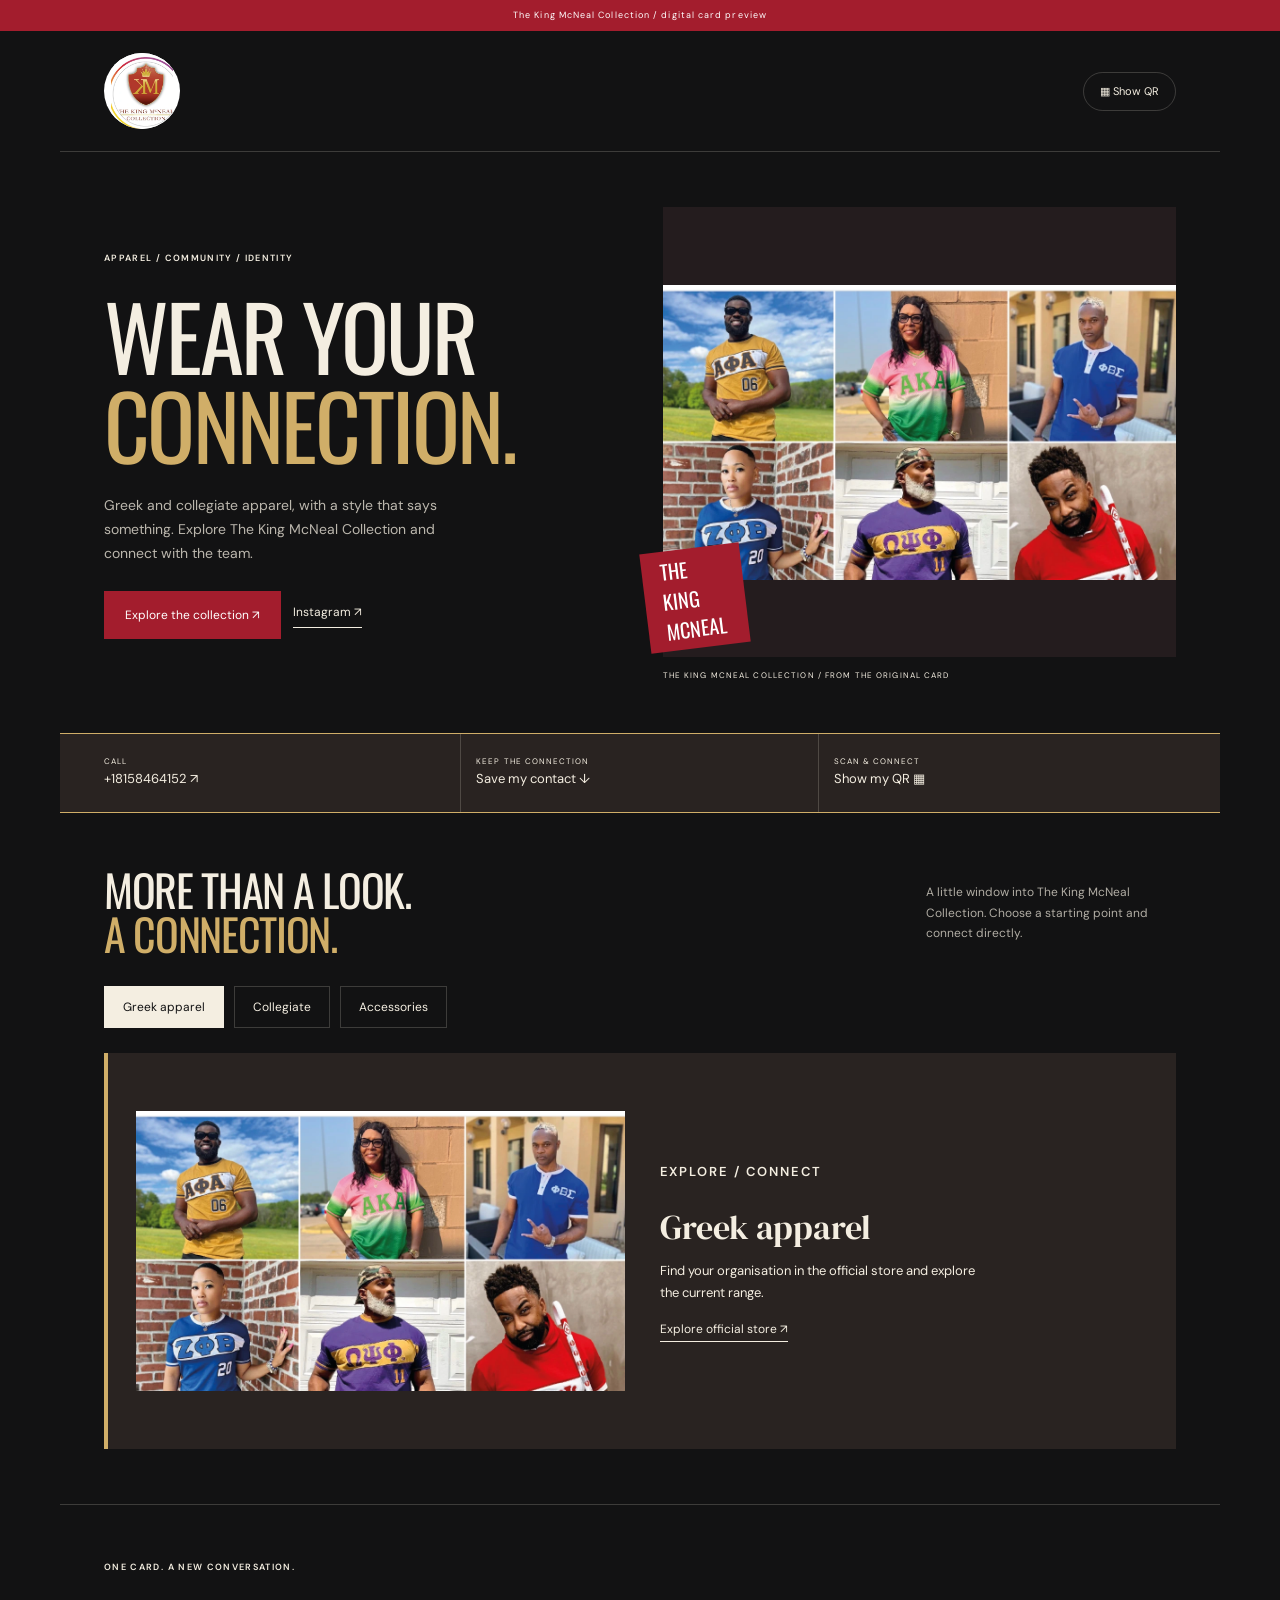
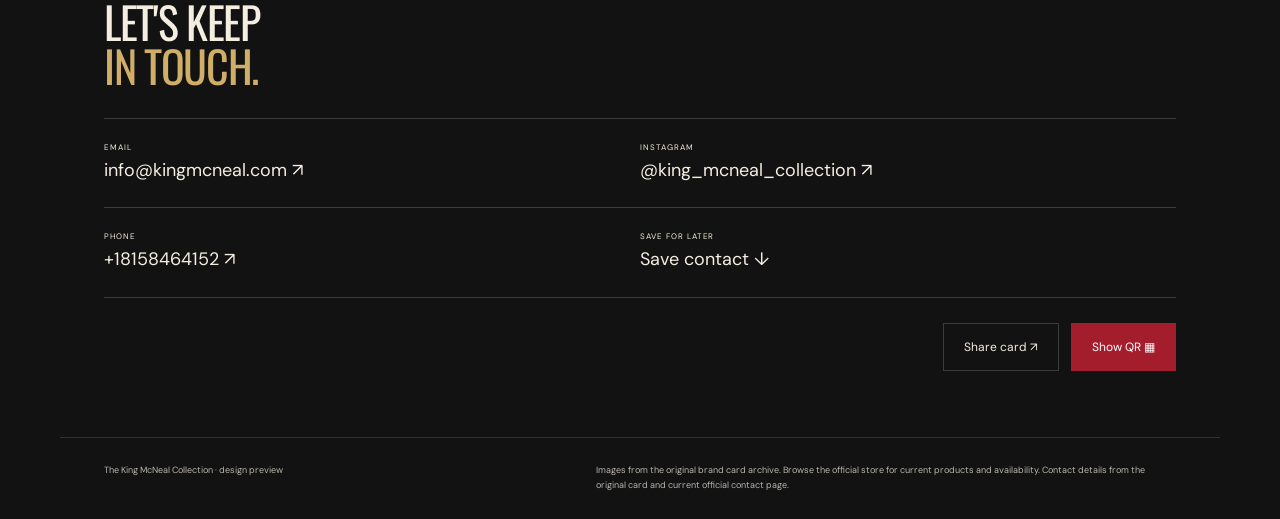
<file: index.html>
<!doctype html><html lang="en"><head><meta charset="utf-8"><meta name="viewport" content="width=device-width,initial-scale=1"><meta name="theme-color" content="#442c44"><title>The King McNeal Collection · Digital card</title><meta name="description" content="Connect with The King McNeal Collection. A fresh digital business card concept."><link rel="stylesheet" href="style.css"></head><body class="king"><a class="skip" href="#main">Skip to content</a><div class="preview">The King McNeal Collection / digital card preview</div><div class="wrap"><header><a class="brand" href="index.html"><img src="logo.webp" alt="The King McNeal Collection"></a><a class="qr-link" href="qr.html">▦ Show QR</a></header><main id="main"><section class="hero"><div><p class="eyebrow">APPAREL / COMMUNITY / IDENTITY</p><h1>Wear your<br><em>connection.</em></h1><p class="intro">Greek and collegiate apparel, with a style that says something. Explore The King McNeal Collection and connect with the team.</p><div class="buttons"><a class="button" href="https://www.kingmcneal.com/">Explore the collection ↗</a><a class="text-link" href="https://www.instagram.com/king_mcneal_collection/" target="_blank" rel="noopener">Instagram ↗</a></div></div><figure class="hero-art"><img src="archive.webp" alt="Original The King McNeal Collection visual archive"><span class="stamp">THE KING<br>MCNEAL</span><figcaption>THE KING MCNEAL COLLECTION / FROM THE ORIGINAL CARD</figcaption></figure></section><div class="quick"><a href="tel:+18158464152"><small>CALL</small>+18158464152 ↗</a><a href="contact.vcf" download><small>KEEP THE CONNECTION</small>Save my contact ↓</a><a href="qr.html"><small>SCAN & CONNECT</small>Show my QR ▦</a></div><section class="explore"><div class="section-head"><h2>More than a look.<br><em>A connection.</em></h2><p>A little window into The King McNeal Collection. Choose a starting point and connect directly.</p></div><div class="choices" role="group" aria-label="Explore topics"><button data-choice="0" aria-pressed="true">Greek apparel</button><button data-choice="1" aria-pressed="false">Collegiate</button><button data-choice="2" aria-pressed="false">Accessories</button></div><div class="feature"><img id="feature-image" src="archive.webp" alt="Six original King McNeal apparel archive photos" loading="lazy"><div><p class="eyebrow">EXPLORE / CONNECT</p><h3 id="feature-title" aria-live="polite">Greek apparel</h3><p id="feature-copy">Find your organisation in the official store and explore the current range.</p><a class="text-link" id="feature-link" href="https://www.kingmcneal.com/collections/all">Explore official store ↗</a></div></div></section><section class="contact"><p class="eyebrow">ONE CARD. A NEW CONVERSATION.</p><h2>Let's keep<br><em>in touch.</em></h2><div class="contact-grid"><a href="mailto:info@kingmcneal.com"><small>EMAIL</small><span>info@kingmcneal.com ↗</span></a><a href="https://www.instagram.com/king_mcneal_collection/" target="_blank" rel="noopener"><small>INSTAGRAM</small><span>@king_mcneal_collection ↗</span></a><a href="tel:+18158464152"><small>PHONE</small><span>+18158464152 ↗</span></a><a href="contact.vcf" download><small>SAVE FOR LATER</small><span>Save contact ↓</span></a></div><div class="share-row"><button class="button light" id="share">Share card ↗</button><a class="button" href="qr.html">Show QR ▦</a></div><p class="status" id="share-status" role="status"></p></section></main><footer><span>The King McNeal Collection · design preview</span><p>Images from the original brand card archive. Browse the official store for current products and availability. Contact details from the original card and current official contact page.</p></footer></div><script type="application/json" id="variants">[{"title": "Greek apparel", "copy": "Find your organisation in the official store and explore the current range.", "image": "archive.webp", "alt": "Six original King McNeal apparel archive photos", "href": "https://www.kingmcneal.com/collections/all", "link": "Explore official store \u2197"}, {"title": "Collegiate", "copy": "Show your school connection. Visit the official store for current collegiate apparel.", "image": "archive.webp", "alt": "Six original King McNeal apparel archive photos", "href": "https://www.kingmcneal.com/collections/collegiate", "link": "Explore official store \u2197"}, {"title": "Accessories", "copy": "Explore the details that complete the look, directly in the official store.", "image": "archive.webp", "alt": "Six original King McNeal apparel archive photos", "href": "https://www.kingmcneal.com/collections/all", "link": "Explore official store \u2197"}]</script><script src="app.js"></script></body></html>
</file>
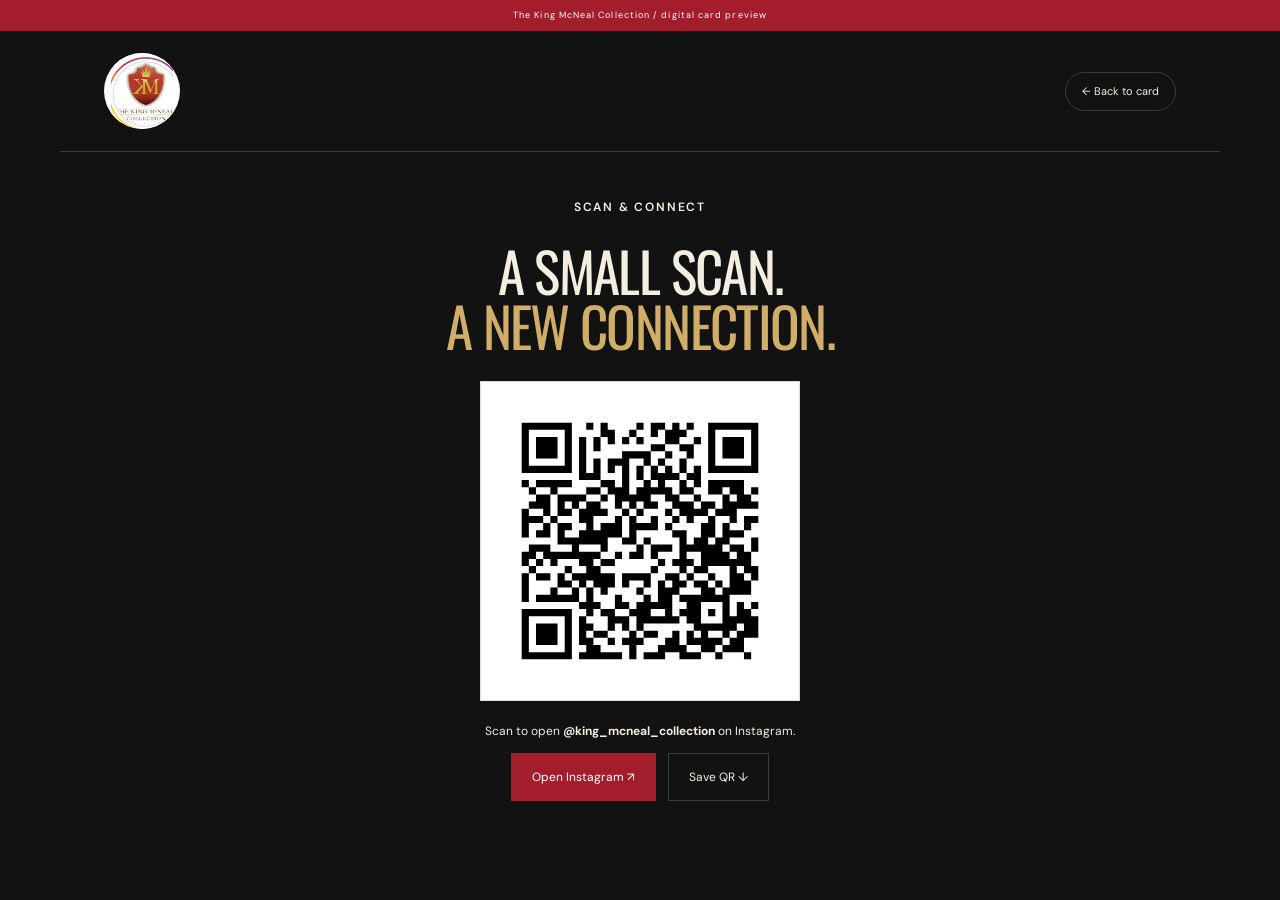
<file: qr.html>
<!doctype html><html lang="en"><head><meta charset="utf-8"><meta name="viewport" content="width=device-width,initial-scale=1"><title>The King McNeal Collection · Instagram QR</title><link rel="stylesheet" href="style.css"></head><body class="king"><div class="preview">The King McNeal Collection / digital card preview</div><div class="wrap"><header><a class="brand" href="index.html"><img src="logo.webp" alt="The King McNeal Collection"></a><a class="qr-link" href="index.html">← Back to card</a></header><main class="qr-main"><p class="eyebrow">SCAN & CONNECT</p><h1>A small scan.<br><em>A new connection.</em></h1><div class="qr-box"><img class="qr-image" src="instagram-qr.svg" width="444" height="444" alt="Scan to open Instagram @king_mcneal_collection"></div><p>Scan to open <strong>@king_mcneal_collection</strong> on Instagram.</p><div class="buttons"><a class="button" href="https://www.instagram.com/king_mcneal_collection/" target="_blank" rel="noopener">Open Instagram ↗</a><a class="button light" href="instagram-qr.png" download="king-mcneal-collection-qr.png">Save QR ↓</a></div></main></div></body></html>
</file>
<file: style.css>
@import url('https://fonts.googleapis.com/css2?family=DM+Sans:wght@400;500;600;700&family=DM+Serif+Display:ital@0;1&family=Oswald:wght@400;500;600&display=swap');
:root{--paper:#fff9f5;--ink:#442c44;--accent:#b94c7a;--soft:#f5dce6;--line:#442c4430}*{box-sizing:border-box}body{margin:0;background:var(--paper);color:var(--ink);font:14px/1.7 'DM Sans',sans-serif}a{color:inherit;text-decoration:none}button{font:inherit;color:inherit;cursor:pointer}img{display:block;max-width:100%}a:focus-visible,button:focus-visible{outline:3px solid var(--accent);outline-offset:5px}.skip{position:fixed;top:-100px;background:white;z-index:10}.skip:focus{top:0}.preview{text-align:center;font-size:9px;letter-spacing:.12em;padding:8px;background:var(--ink);color:var(--paper)}.wrap{max-width:1160px;margin:auto}header{display:flex;align-items:center;justify-content:space-between;padding:22px 44px;border-bottom:1px solid var(--line);gap:20px}.brand{font-weight:600;font-size:16px;line-height:1.2}.brand img{height:78px;width:130px;object-fit:contain;mix-blend-mode:multiply}.qr-link{border:1px solid var(--line);padding:9px 16px;border-radius:30px;font-size:11px;white-space:nowrap}.hero{padding:55px 44px 50px;display:grid;grid-template-columns:1fr 1fr;gap:45px;align-items:center}.eyebrow{font-size:9px;letter-spacing:.15em;font-weight:600;margin:0 0 25px}h1,h2{font-family:'DM Serif Display',Georgia,serif;font-weight:400;letter-spacing:-.035em;line-height:1.05;margin:0}h1{font-size:65px}h2{font-size:44px}em{color:var(--accent);font-weight:400}.intro{max-width:360px;color:var(--ink);opacity:.75;margin:25px 0;font-size:14px}.buttons{display:flex;flex-wrap:wrap;gap:12px;align-items:center}.button{display:inline-flex;align-items:center;justify-content:space-between;gap:25px;padding:13px 20px;font-size:12px;background:var(--ink);color:var(--paper);border:1px solid var(--ink);border-radius:5px}.button.light{background:transparent;color:var(--ink)}.text-link{font-size:12px;border-bottom:1px solid;padding-bottom:4px}.hero-art{position:relative;margin:0}.hero-art>img{width:100%;height:490px;object-fit:cover;border-radius:130px 130px 12px 12px}.hero-art figcaption{font-size:8px;letter-spacing:.14em;margin-top:12px}.stamp{position:absolute;left:-20px;bottom:35px;padding:18px;border-radius:50%;width:100px;height:100px;display:flex;align-items:center;justify-content:center;background:var(--soft);font:italic 20px/1.1 Georgia;transform:rotate(-12deg)}.quick{display:grid;grid-template-columns:1fr 1fr 1fr;background:var(--soft);padding:0 44px}.quick a{padding:21px 15px;border-right:1px solid var(--line);font-size:13px}.quick a:first-child{padding-left:0}.quick a:last-child{border:0}.quick small{display:block;font-size:8px;letter-spacing:.13em}.explore{padding:55px 44px}.section-head{display:flex;align-items:end;justify-content:space-between;gap:25px;margin-bottom:30px}.section-head p{max-width:250px;font-size:12px;opacity:.7}.choices{display:flex;flex-wrap:wrap;gap:10px;margin:25px 0}.choices button{background:transparent;border:1px solid var(--line);border-radius:30px;padding:10px 18px;font-size:12px}.choices button[aria-pressed=true]{background:var(--ink);color:var(--paper)}.feature{display:grid;grid-template-columns:1fr 1fr;background:var(--soft);align-items:center;gap:35px;padding:28px;border-radius:10px}.feature img{width:100%;height:320px;object-fit:cover;border-radius:8px}.feature h3{font:34px/1.15 'DM Serif Display',Georgia,serif;margin:10px 0}.feature p{font-size:13px;max-width:330px}.gallery{display:grid;grid-template-columns:repeat(3,1fr);gap:15px;margin-top:25px}.gallery img{width:100%;aspect-ratio:1;object-fit:cover;border-radius:10px}.contact{padding:55px 44px;border-top:1px solid var(--line)}.contact-grid{display:grid;grid-template-columns:1fr 1fr;border-top:1px solid var(--line);margin-top:30px}.contact-grid a{border-bottom:1px solid var(--line);padding:22px 20px 22px 0;overflow-wrap:anywhere}.contact-grid small{display:block;font-size:8px;letter-spacing:.12em}.contact-grid span{font-size:18px}.share-row{display:flex;gap:12px;justify-content:flex-end;margin-top:25px}.status{font-size:11px}footer{padding:25px 44px;border-top:1px solid var(--line);display:flex;justify-content:space-between;gap:25px;font-size:9px;opacity:.75}footer p{max-width:580px;margin:0}.qr-main{padding:45px 24px 60px;text-align:center;max-width:540px;margin:auto}.qr-main h1{font-size:48px}.qr-box{background:white;border:1px solid #ddd;width:min(320px,100%);margin:28px auto 20px;padding:12px;flex-shrink:0}.qr-image{display:block;width:100%;height:auto!important;aspect-ratio:1/1;object-fit:contain;max-width:100%;flex-shrink:0;background:#fff}.qr-main .buttons{justify-content:center}.qr-main p{font-size:12px}.emily{--paper:#f3eee8;--ink:#201e1c;--accent:#9c674b;--soft:#ded0c1;--line:#201e1c30}.emily header{padding-block:30px}.emily .brand{font-family:Georgia,serif;font-size:24px;font-weight:400}.emily .hero{grid-template-columns:.95fr 1.05fr;gap:60px}.emily h1{font-size:77px}.emily .hero-art>img{border-radius:0;height:570px;object-position:center 35%}.emily .stamp{border-radius:0;width:auto;height:auto;left:-30px;bottom:30px;padding:15px 24px;background:#f3eee8;transform:rotate(-5deg)}.emily .quick{background:var(--ink);color:var(--paper)}.emily .feature{background:transparent;border:1px solid var(--line);border-radius:0}.emily .feature img{height:390px;border-radius:0;object-position:center 22%}.king{--paper:#121213;--ink:#f4eee1;--accent:#d0ae68;--soft:#292321;--line:#f4eee130}.king .preview{background:#a31d2d;color:white}.king .brand img{background:#fff;mix-blend-mode:normal;border-radius:50%;height:76px;width:76px}.king h1,.king h2{font-family:'Oswald',sans-serif;text-transform:uppercase;line-height:1;letter-spacing:-.03em}.king h1{font-size:89px}.king em{font-style:normal}.king .hero-art>img{border-radius:0;height:450px;object-fit:contain;background:#241c1e}.king .stamp{background:#a31d2d;color:#fff;border-radius:0;left:-18px;font:20px 'Oswald',sans-serif;transform:rotate(-7deg)}.king .button{background:#a31d2d;border-color:#a31d2d;color:white;border-radius:0}.king .button.light{background:transparent;color:var(--ink);border-color:var(--line)}.king .quick{border-block:1px solid var(--accent)}.king .feature{border-radius:0;border-left:4px solid var(--accent)}.king .feature img{border-radius:0;object-fit:contain;height:340px}.king .choices button{border-radius:0}.king .qr-main h1{font-size:55px}@media(max-width:700px){header{padding:18px 24px}.brand img{height:65px;width:105px}.hero,.emily .hero{grid-template-columns:1fr;padding:32px 24px;gap:30px}h1{font-size:48px}.emily h1{font-size:58px}.king h1{font-size:66px}.intro{font-size:13px}.hero-art{margin:0 8px}.hero-art>img{height:360px}.emily .hero-art>img{height:440px}.king .hero-art>img{height:330px}.stamp{width:80px;height:80px;font-size:17px;left:-15px}.quick{padding:0 24px;grid-template-columns:1fr}.quick a,.quick a:first-child{padding:15px 0;border-right:0;border-bottom:1px solid var(--line)}.explore,.contact{padding:38px 24px}.section-head{display:block}h2{font-size:37px}.feature{grid-template-columns:1fr;padding:20px;gap:20px}.feature img{height:280px}.feature h3{font-size:30px}.emily .feature img{height:350px}.choices{gap:7px}.choices button{padding:9px 13px;font-size:11px}.gallery{gap:8px}.contact-grid{grid-template-columns:1fr}.contact-grid span{font-size:17px}.share-row{justify-content:stretch}.share-row .button{flex:1;gap:10px;padding:12px 16px}footer{padding:22px 24px;flex-direction:column;gap:10px}.qr-main h1{font-size:42px}.qr-box{max-width:280px}.king .qr-main h1{font-size:48px}}@media(prefers-reduced-motion:no-preference){.button{transition:transform .15s}.button:hover{transform:translateY(-2px)}}
</file>
